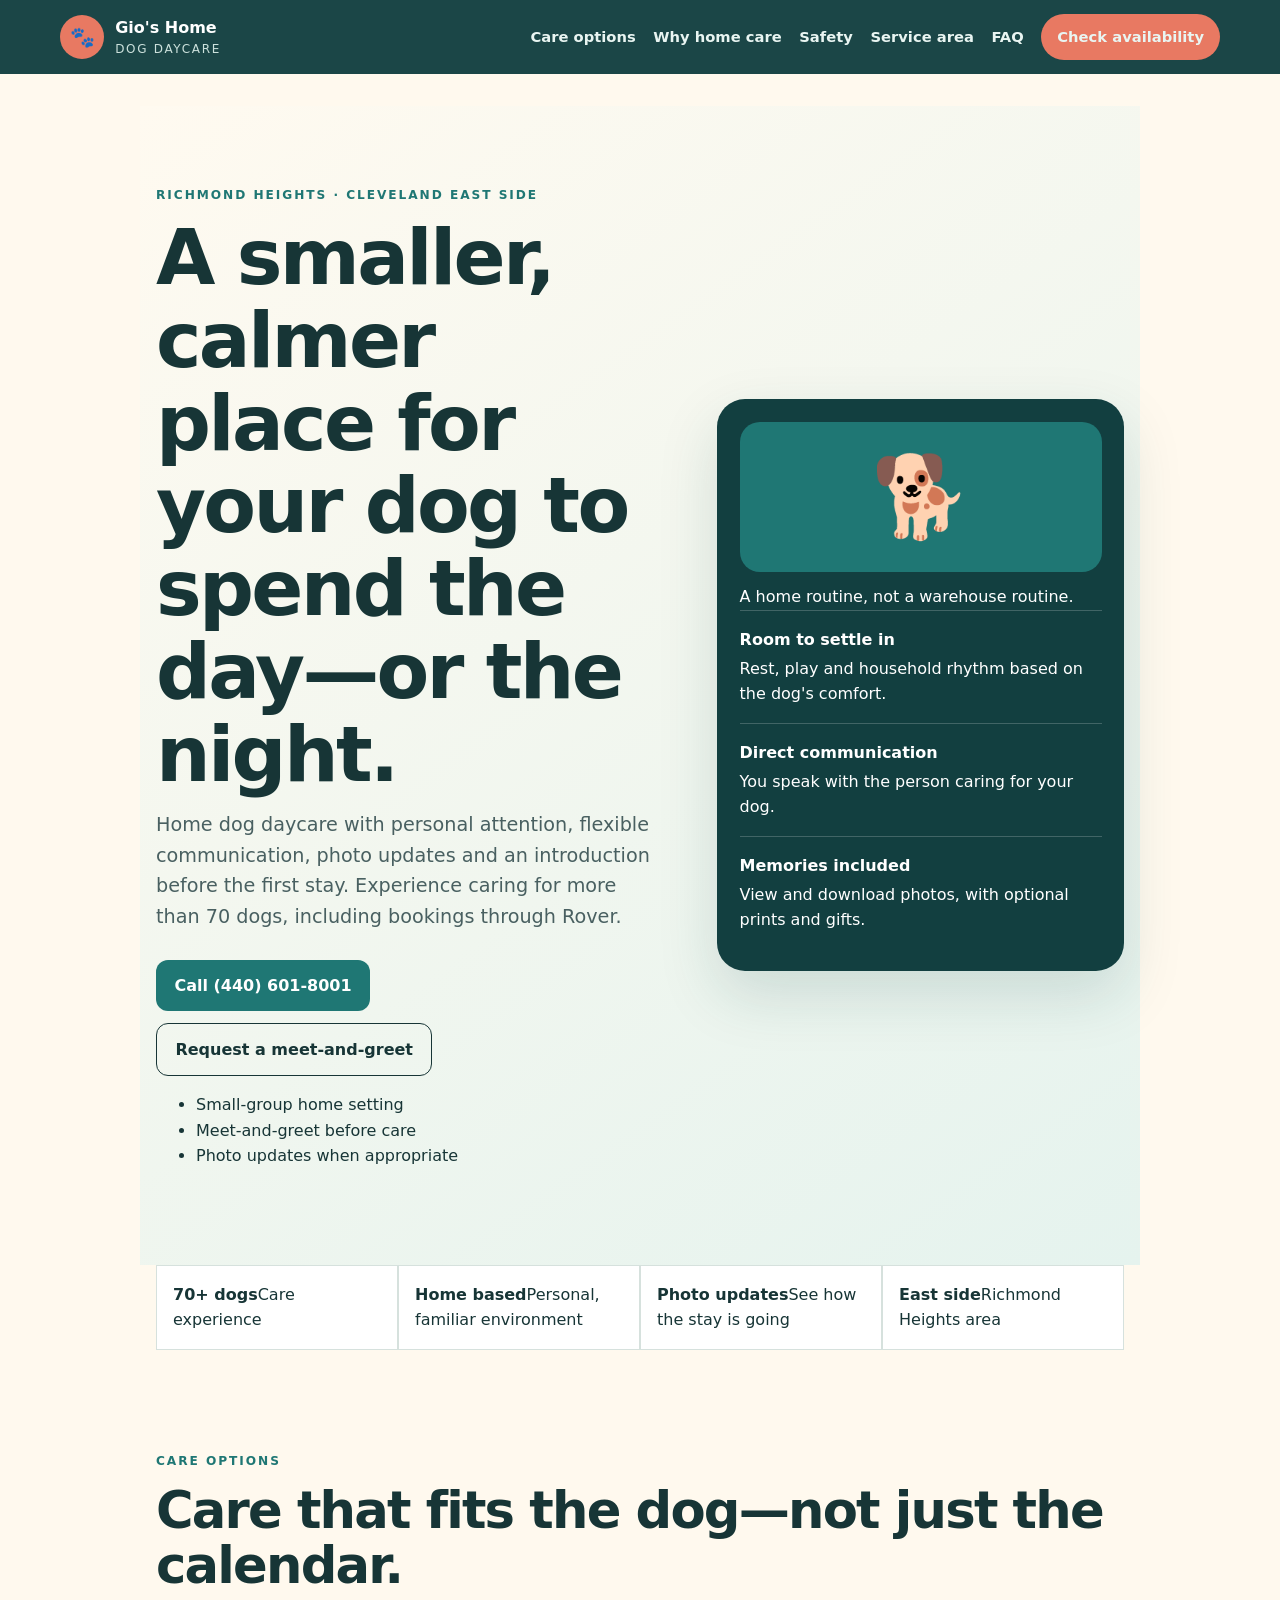
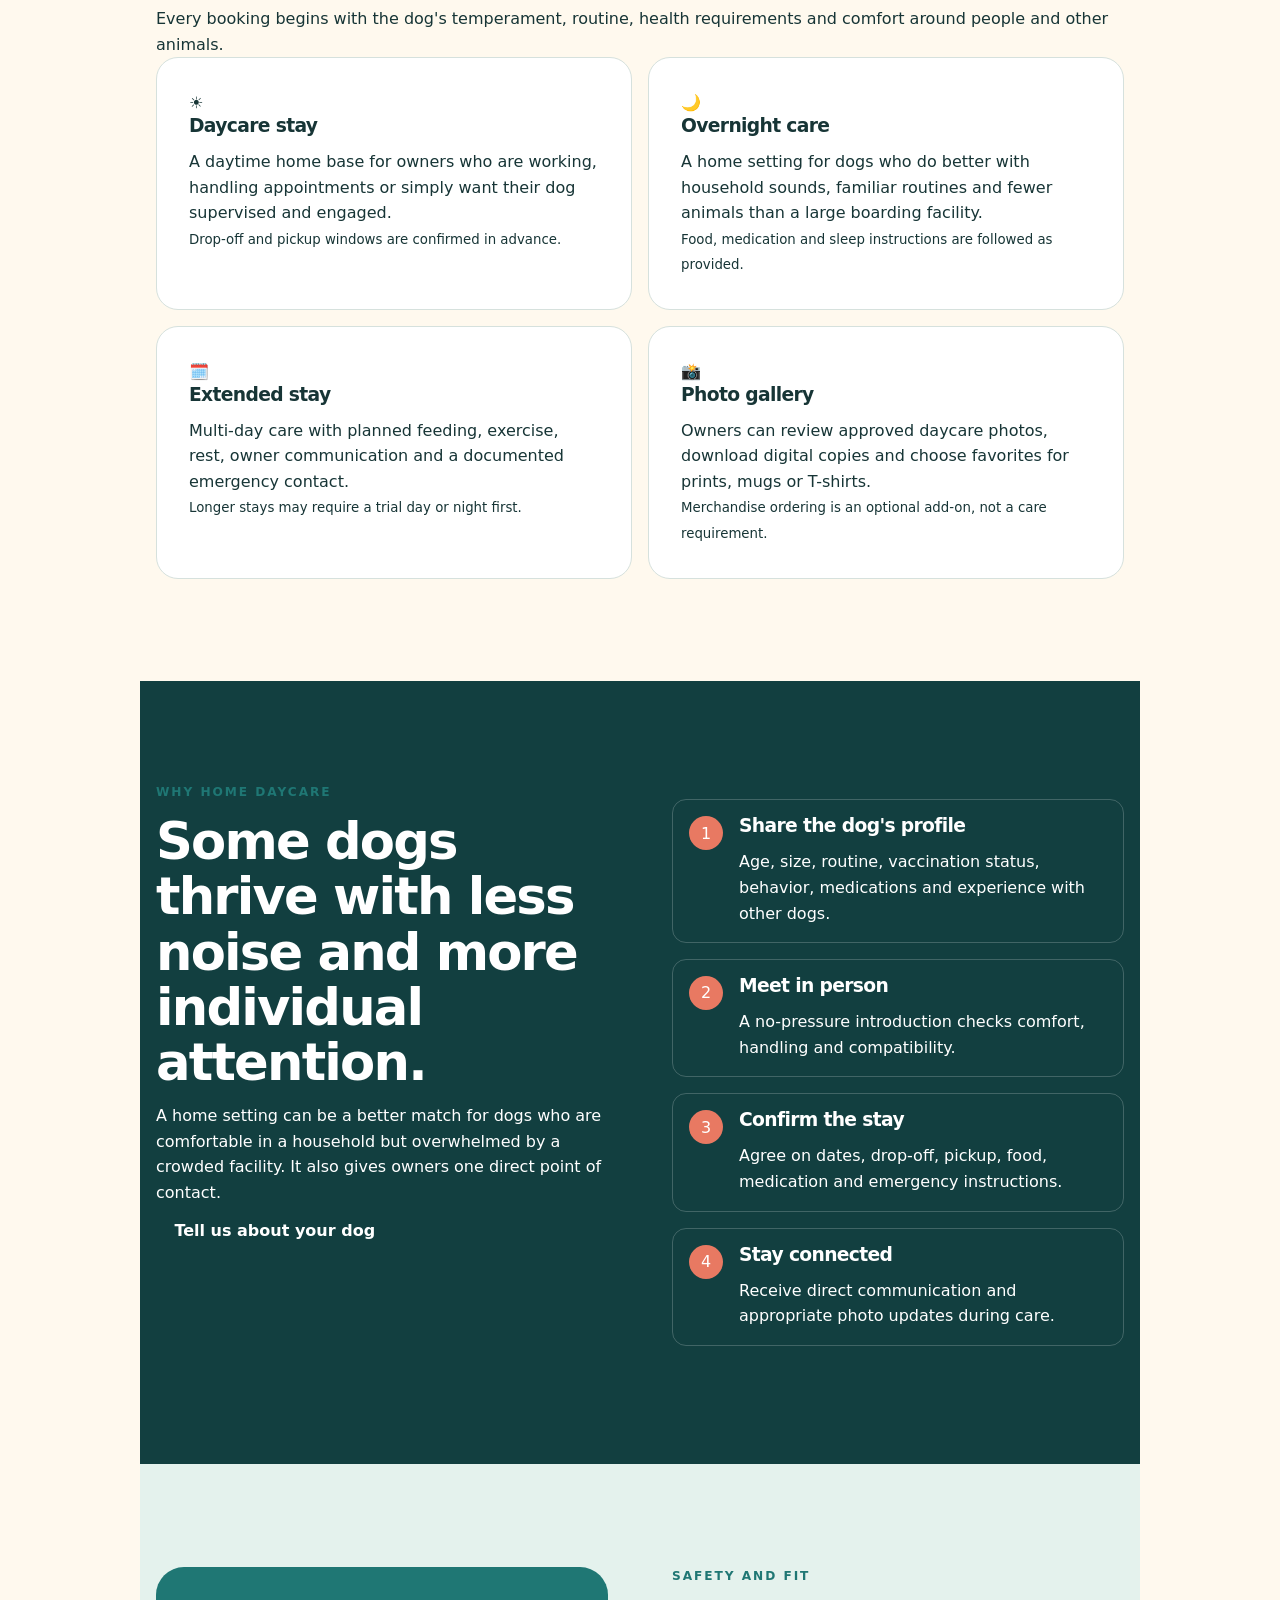
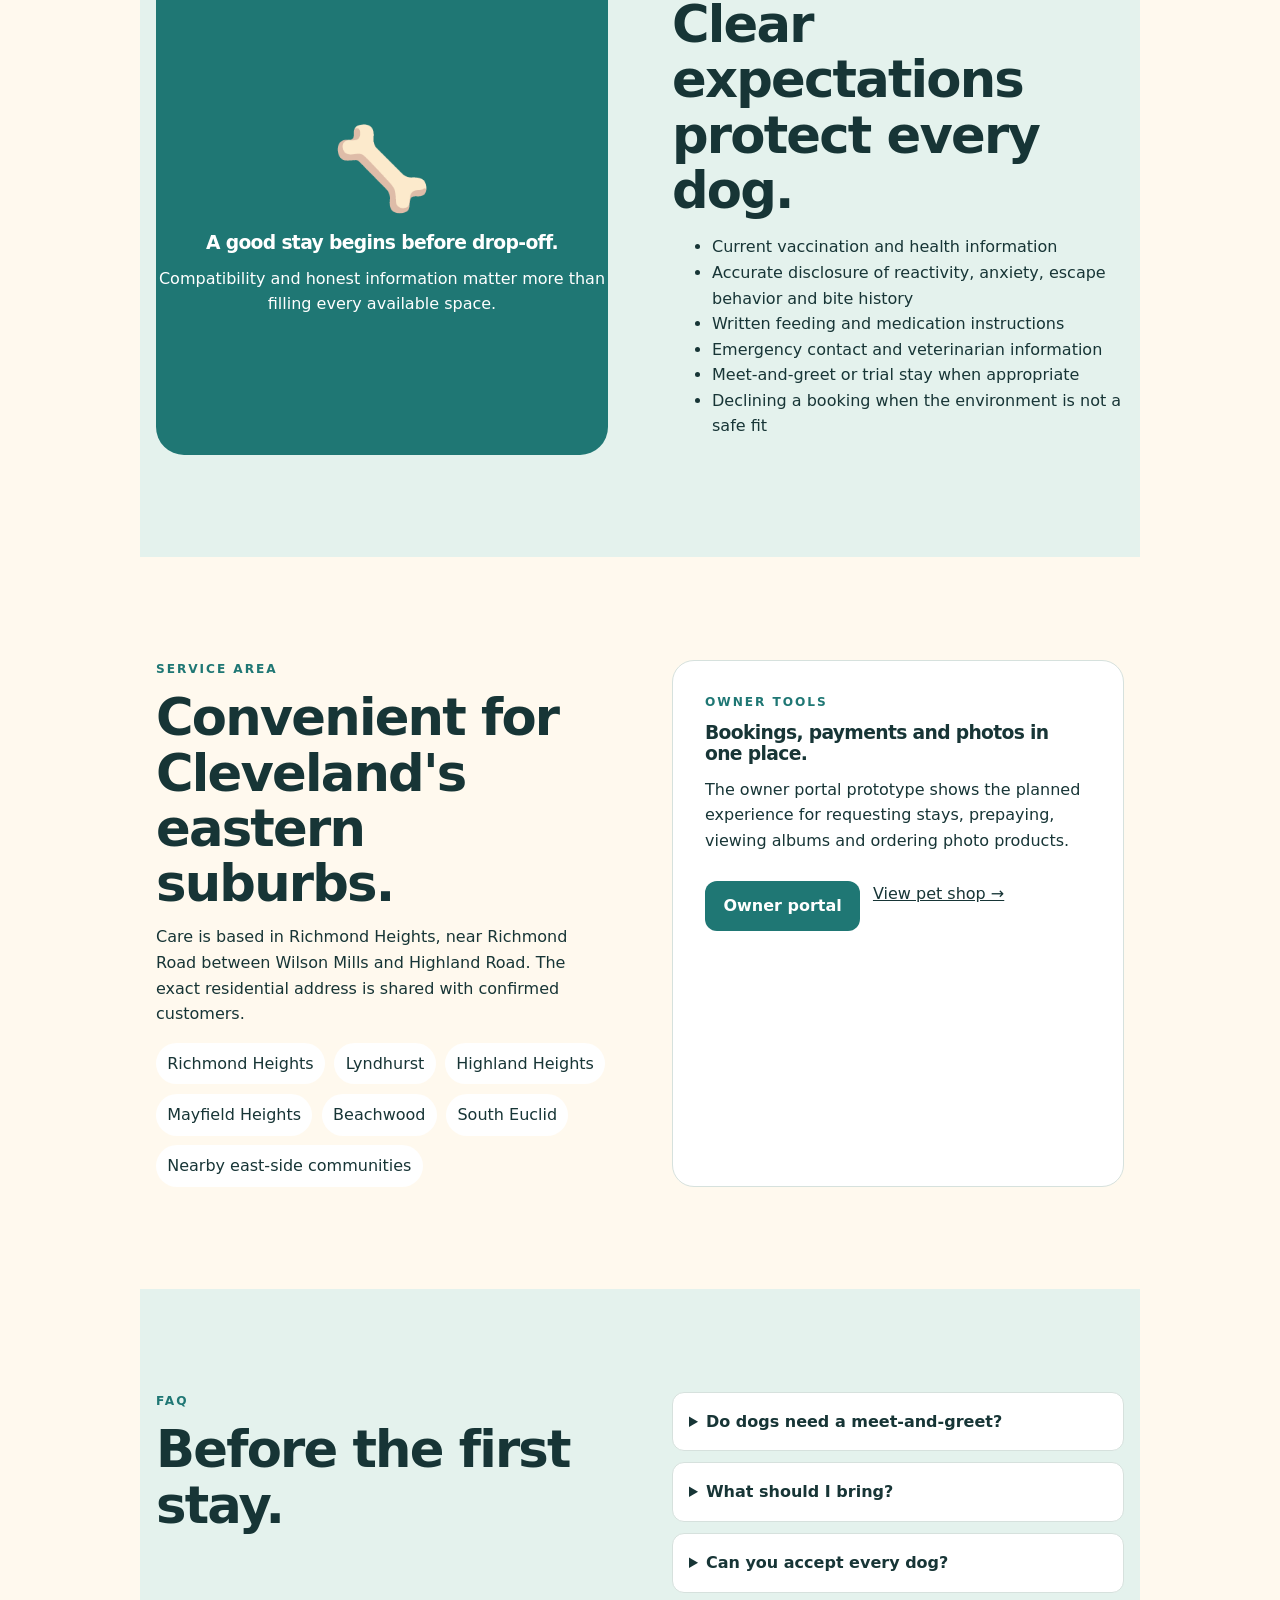
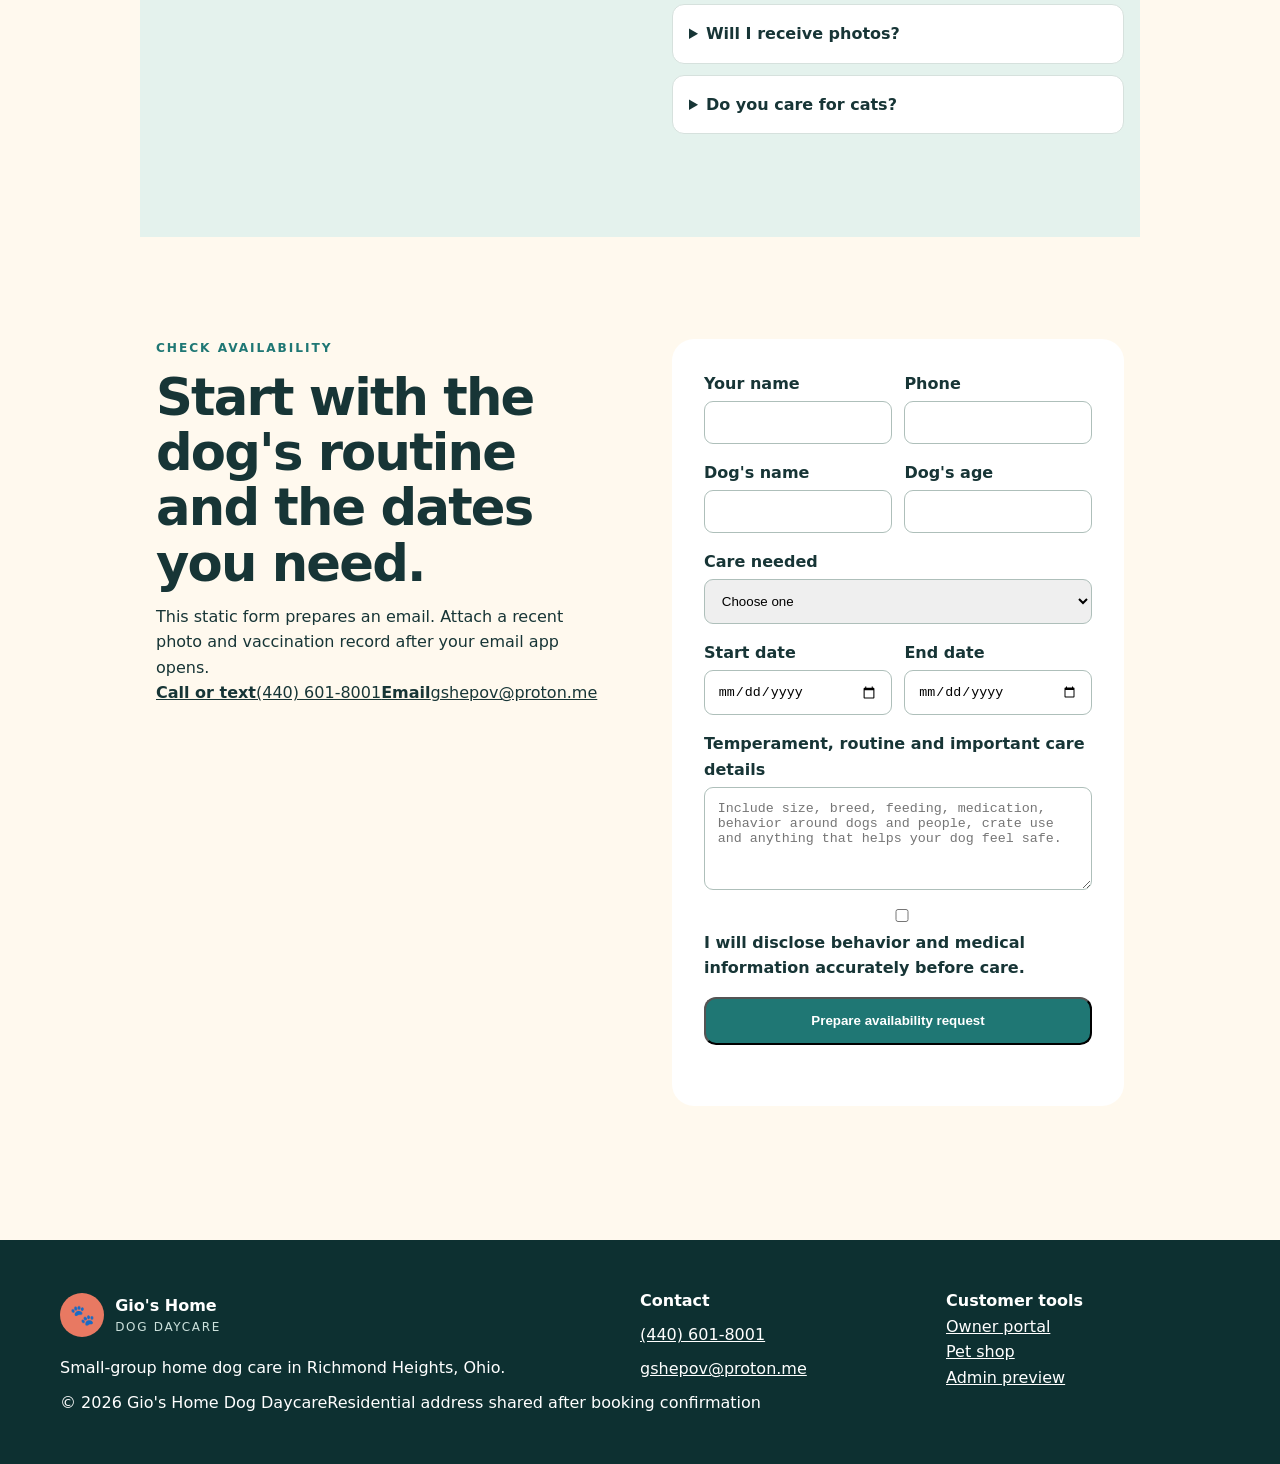
<file: index.html>
<!doctype html>
<html lang="en">
<head>
  <meta charset="utf-8" />
  <meta name="viewport" content="width=device-width, initial-scale=1" />
  <title>Home Dog Daycare in Richmond Heights, OH | Gio's Home Dog Daycare</title>
  <meta name="description" content="Small-group home dog daycare and overnight care in Richmond Heights, serving Lyndhurst, Highland Heights, Mayfield Heights and Cleveland's east side. Meet-and-greet, photo updates and personal attention." />
  <meta name="theme-color" content="#164c4c" />
  <meta name="robots" content="index,follow,max-image-preview:large" />
  <link rel="canonical" href="https://george-shepov.github.io/Doggy-Daycare/" />
  <link rel="stylesheet" href="./styles.css" />
  <meta property="og:type" content="website" />
  <meta property="og:title" content="Gio's Home Dog Daycare" />
  <meta property="og:description" content="A calm, small-group home setting for dog daycare and overnight stays on Cleveland's east side." />
  <meta property="og:url" content="https://george-shepov.github.io/Doggy-Daycare/" />
  <meta property="og:locale" content="en_US" />
  <script type="application/ld+json">
  {
    "@context": "https://schema.org",
    "@graph": [
      {
        "@type": "LocalBusiness",
        "@id": "https://george-shepov.github.io/Doggy-Daycare/#business",
        "name": "Gio's Home Dog Daycare",
        "url": "https://george-shepov.github.io/Doggy-Daycare/",
        "telephone": "+1-440-601-8001",
        "email": "gshepov@proton.me",
        "priceRange": "$$",
        "description": "Small-group home dog daycare and overnight dog care with meet-and-greets, personal attention and photo updates.",
        "address": {
          "@type": "PostalAddress",
          "addressLocality": "Richmond Heights",
          "addressRegion": "OH",
          "postalCode": "44143",
          "addressCountry": "US"
        },
        "areaServed": [
          "Richmond Heights, Ohio",
          "Lyndhurst, Ohio",
          "Highland Heights, Ohio",
          "Mayfield Heights, Ohio",
          "Beachwood, Ohio",
          "South Euclid, Ohio",
          "Cleveland East Side, Ohio"
        ],
        "openingHoursSpecification": {
          "@type": "OpeningHoursSpecification",
          "dayOfWeek": ["Monday","Tuesday","Wednesday","Thursday","Friday","Saturday","Sunday"],
          "opens": "07:00",
          "closes": "20:00"
        },
        "hasOfferCatalog": {
          "@type": "OfferCatalog",
          "name": "Dog care services",
          "itemListElement": [
            {"@type":"Offer","itemOffered":{"@type":"Service","name":"Home dog daycare"}},
            {"@type":"Offer","itemOffered":{"@type":"Service","name":"Overnight dog boarding"}},
            {"@type":"Offer","itemOffered":{"@type":"Service","name":"Extended dog care"}},
            {"@type":"Offer","itemOffered":{"@type":"Service","name":"Dog photo updates and keepsakes"}}
          ]
        }
      },
      {
        "@type": "FAQPage",
        "mainEntity": [
          {"@type":"Question","name":"Do dogs need a meet-and-greet?","acceptedAnswer":{"@type":"Answer","text":"Yes. A meet-and-greet helps confirm that the home setting, resident routine and any other dogs present are a safe fit."}},
          {"@type":"Question","name":"What should owners bring?","acceptedAnswer":{"@type":"Answer","text":"Bring food in labeled portions, medications with written instructions, a leash and anything your dog needs for a comfortable stay."}},
          {"@type":"Question","name":"Will I receive photos?","acceptedAnswer":{"@type":"Answer","text":"Photo updates are available during appropriate stays, and owners can use the portal to view, download or order selected keepsakes."}}
        ]
      }
    ]
  }
  </script>
</head>
<body>
  <a class="skip-link" href="#main">Skip to content</a>
  <header class="site-header">
    <div class="container header-row">
      <a class="brand" href="#top" aria-label="Gio's Home Dog Daycare home"><span class="paw-mark" aria-hidden="true">🐾</span><span><strong>Gio's Home</strong><small>Dog Daycare</small></span></a>
      <button class="menu-toggle" type="button" aria-expanded="false" aria-controls="site-nav">Menu</button>
      <nav id="site-nav" class="site-nav" aria-label="Primary navigation">
        <a href="#care">Care options</a><a href="#why">Why home care</a><a href="#safety">Safety</a><a href="#area">Service area</a><a href="#faq">FAQ</a><a class="nav-cta" href="#booking">Check availability</a>
      </nav>
    </div>
  </header>

  <main id="main">
    <section id="top" class="hero">
      <div class="container hero-grid">
        <div class="hero-copy">
          <p class="eyebrow">Richmond Heights · Cleveland east side</p>
          <h1>A smaller, calmer place for your dog to spend the day—or the night.</h1>
          <p class="hero-lede">Home dog daycare with personal attention, flexible communication, photo updates and an introduction before the first stay. Experience caring for more than 70 dogs, including bookings through Rover.</p>
          <div class="hero-actions"><a class="button primary" href="tel:+14406018001">Call (440) 601-8001</a><a class="button secondary" href="#booking">Request a meet-and-greet</a></div>
          <ul class="trust-list"><li>Small-group home setting</li><li>Meet-and-greet before care</li><li>Photo updates when appropriate</li></ul>
        </div>
        <aside class="dog-card" aria-label="What owners can expect">
          <div class="dog-portrait" aria-hidden="true">🐕</div>
          <p class="card-label">A home routine, not a warehouse routine.</p>
          <div class="expectation"><strong>Room to settle in</strong><span>Rest, play and household rhythm based on the dog's comfort.</span></div>
          <div class="expectation"><strong>Direct communication</strong><span>You speak with the person caring for your dog.</span></div>
          <div class="expectation"><strong>Memories included</strong><span>View and download photos, with optional prints and gifts.</span></div>
        </aside>
      </div>
    </section>

    <section class="proof-strip"><div class="container proof-grid"><div><strong>70+ dogs</strong><span>Care experience</span></div><div><strong>Home based</strong><span>Personal, familiar environment</span></div><div><strong>Photo updates</strong><span>See how the stay is going</span></div><div><strong>East side</strong><span>Richmond Heights area</span></div></div></section>

    <section id="care" class="section">
      <div class="container">
        <div class="section-heading"><p class="eyebrow">Care options</p><h2>Care that fits the dog—not just the calendar.</h2><p>Every booking begins with the dog's temperament, routine, health requirements and comfort around people and other animals.</p></div>
        <div class="care-grid">
          <article><span>☀️</span><h3>Daycare stay</h3><p>A daytime home base for owners who are working, handling appointments or simply want their dog supervised and engaged.</p><small>Drop-off and pickup windows are confirmed in advance.</small></article>
          <article><span>🌙</span><h3>Overnight care</h3><p>A home setting for dogs who do better with household sounds, familiar routines and fewer animals than a large boarding facility.</p><small>Food, medication and sleep instructions are followed as provided.</small></article>
          <article><span>🗓️</span><h3>Extended stay</h3><p>Multi-day care with planned feeding, exercise, rest, owner communication and a documented emergency contact.</p><small>Longer stays may require a trial day or night first.</small></article>
          <article><span>📸</span><h3>Photo gallery</h3><p>Owners can review approved daycare photos, download digital copies and choose favorites for prints, mugs or T-shirts.</p><small>Merchandise ordering is an optional add-on, not a care requirement.</small></article>
        </div>
      </div>
    </section>

    <section id="why" class="section section-dark">
      <div class="container why-grid">
        <div><p class="eyebrow">Why home daycare</p><h2>Some dogs thrive with less noise and more individual attention.</h2><p>A home setting can be a better match for dogs who are comfortable in a household but overwhelmed by a crowded facility. It also gives owners one direct point of contact.</p><a class="button light-button" href="#booking">Tell us about your dog</a></div>
        <ol class="steps"><li><span>1</span><div><h3>Share the dog's profile</h3><p>Age, size, routine, vaccination status, behavior, medications and experience with other dogs.</p></div></li><li><span>2</span><div><h3>Meet in person</h3><p>A no-pressure introduction checks comfort, handling and compatibility.</p></div></li><li><span>3</span><div><h3>Confirm the stay</h3><p>Agree on dates, drop-off, pickup, food, medication and emergency instructions.</p></div></li><li><span>4</span><div><h3>Stay connected</h3><p>Receive direct communication and appropriate photo updates during care.</p></div></li></ol>
      </div>
    </section>

    <section id="safety" class="section section-soft">
      <div class="container safety-grid">
        <div class="safety-board"><span aria-hidden="true">🦴</span><h3>A good stay begins before drop-off.</h3><p>Compatibility and honest information matter more than filling every available space.</p></div>
        <div><p class="eyebrow">Safety and fit</p><h2>Clear expectations protect every dog.</h2><ul class="check-list"><li>Current vaccination and health information</li><li>Accurate disclosure of reactivity, anxiety, escape behavior and bite history</li><li>Written feeding and medication instructions</li><li>Emergency contact and veterinarian information</li><li>Meet-and-greet or trial stay when appropriate</li><li>Declining a booking when the environment is not a safe fit</li></ul></div>
      </div>
    </section>

    <section id="area" class="section">
      <div class="container area-grid"><div><p class="eyebrow">Service area</p><h2>Convenient for Cleveland's eastern suburbs.</h2><p>Care is based in Richmond Heights, near Richmond Road between Wilson Mills and Highland Road. The exact residential address is shared with confirmed customers.</p><div class="city-list"><span>Richmond Heights</span><span>Lyndhurst</span><span>Highland Heights</span><span>Mayfield Heights</span><span>Beachwood</span><span>South Euclid</span><span>Nearby east-side communities</span></div></div><aside class="portal-card"><p class="eyebrow">Owner tools</p><h3>Bookings, payments and photos in one place.</h3><p>The owner portal prototype shows the planned experience for requesting stays, prepaying, viewing albums and ordering photo products.</p><div class="hero-actions"><a class="button primary" href="./owner-portal.html">Owner portal</a><a class="text-link dark-link" href="./shop.html">View pet shop →</a></div></aside></div>
    </section>

    <section id="faq" class="section section-soft">
      <div class="container faq-grid"><div><p class="eyebrow">FAQ</p><h2>Before the first stay.</h2></div><div class="faq-list"><details><summary>Do dogs need a meet-and-greet?</summary><p>Yes. It is the simplest way to check comfort, handling and whether the home environment is appropriate.</p></details><details><summary>What should I bring?</summary><p>Bring labeled food portions, medication with instructions, a leash and any comfort item discussed in advance.</p></details><details><summary>Can you accept every dog?</summary><p>No. Dogs with behavior, medical or supervision needs that cannot be safely supported in the setting will be declined.</p></details><details><summary>Will I receive photos?</summary><p>Photo updates are available when they do not interfere with safe supervision. Approved images can also appear in the owner's private gallery.</p></details><details><summary>Do you care for cats?</summary><p>The primary service is dog daycare and boarding. The planned shop may carry cat food and litter, but cat-care availability must be discussed separately.</p></details></div></div>
    </section>

    <section id="booking" class="section booking-section">
      <div class="container booking-grid">
        <div><p class="eyebrow">Check availability</p><h2>Start with the dog's routine and the dates you need.</h2><p>This static form prepares an email. Attach a recent photo and vaccination record after your email app opens.</p><div class="contact-stack"><a href="tel:+14406018001"><strong>Call or text</strong><span>(440) 601-8001</span></a><a href="mailto:gshepov@proton.me"><strong>Email</strong><span>gshepov@proton.me</span></a></div></div>
        <form id="booking-form" class="booking-form">
          <div class="field-row"><label>Your name<input name="owner" autocomplete="name" required /></label><label>Phone<input name="phone" type="tel" autocomplete="tel" required /></label></div>
          <div class="field-row"><label>Dog's name<input name="dog" required /></label><label>Dog's age<input name="age" required /></label></div>
          <label>Care needed<select name="service" required><option value="">Choose one</option><option>Daycare</option><option>Overnight stay</option><option>Extended stay</option><option>Meet-and-greet only</option></select></label>
          <div class="field-row"><label>Start date<input name="start" type="date" required /></label><label>End date<input name="end" type="date" required /></label></div>
          <label>Temperament, routine and important care details<textarea name="details" rows="5" placeholder="Include size, breed, feeding, medication, behavior around dogs and people, crate use and anything that helps your dog feel safe." required></textarea></label>
          <label class="consent"><input name="truthful" type="checkbox" required /> I will disclose behavior and medical information accurately before care.</label>
          <button class="button primary" type="submit">Prepare availability request</button><p id="form-status" class="form-status" role="status"></p>
        </form>
      </div>
    </section>
  </main>

  <footer class="site-footer"><div class="container footer-grid"><div><a class="brand footer-brand" href="#top"><span class="paw-mark">🐾</span><span><strong>Gio's Home</strong><small>Dog Daycare</small></span></a><p>Small-group home dog care in Richmond Heights, Ohio.</p></div><div><strong>Contact</strong><a href="tel:+14406018001">(440) 601-8001</a><a href="mailto:gshepov@proton.me">gshepov@proton.me</a></div><div><strong>Customer tools</strong><a href="./owner-portal.html">Owner portal</a><a href="./shop.html">Pet shop</a><a href="./admin.html">Admin preview</a></div></div><div class="container footer-bottom"><span>© <span id="year"></span> Gio's Home Dog Daycare</span><span>Residential address shared after booking confirmation</span></div></footer>
  <div class="mobile-actions"><a href="tel:+14406018001">Call</a><a href="sms:+14406018001">Text</a><a href="#booking">Book</a></div>
  <script src="./app.js" defer></script>
</body>
</html>
</file>
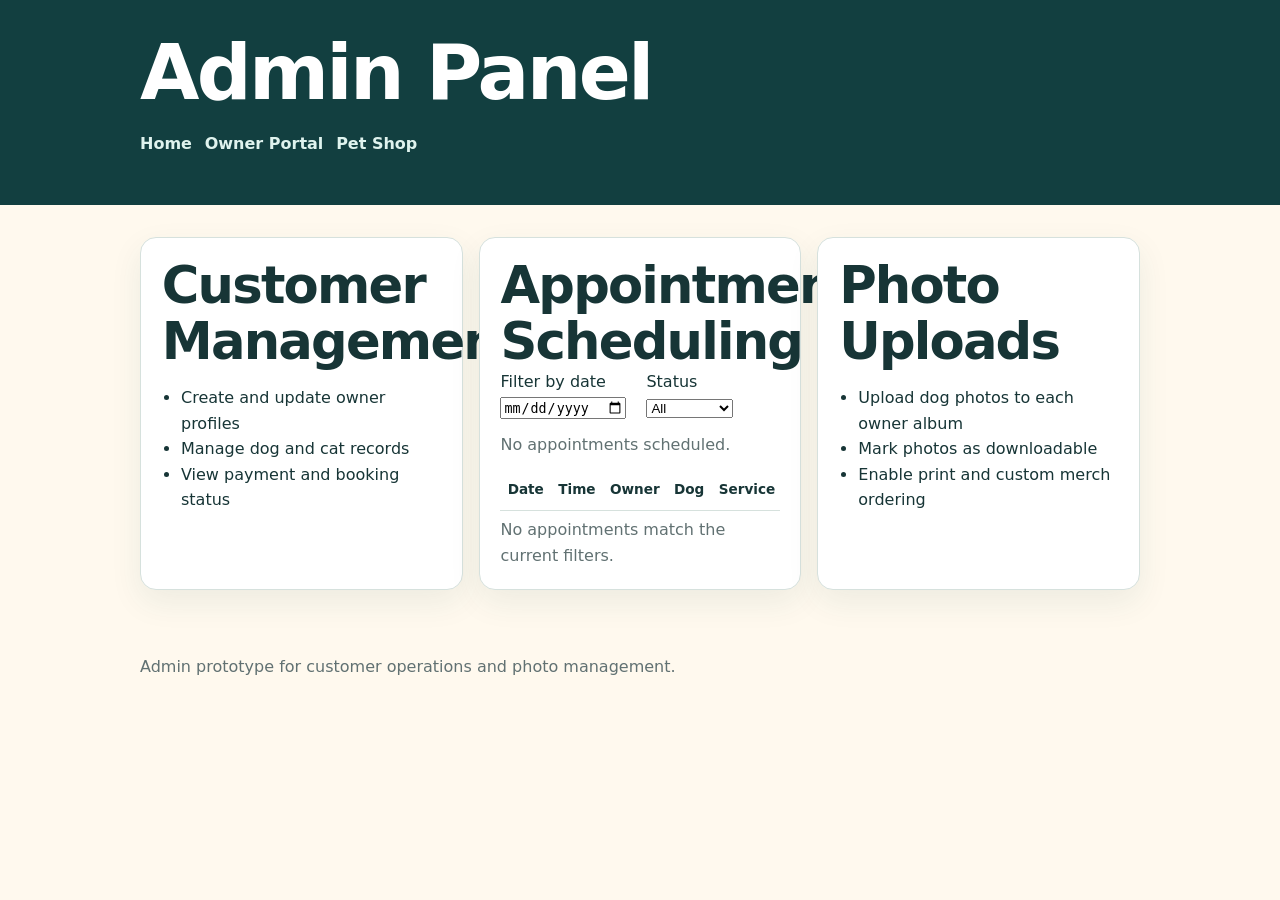
<file: admin.html>
<!doctype html>
<html lang="en">
  <head>
    <meta charset="UTF-8" />
    <meta name="viewport" content="width=device-width, initial-scale=1.0" />
    <title>Doggy Daycare | Admin Panel</title>
    <link rel="stylesheet" href="styles.css" />
  </head>
  <body>
    <header>
      <div class="header-inner">
        <h1>Admin Panel</h1>
        <nav aria-label="Primary navigation">
          <ul>
            <li><a href="index.html">Home</a></li>
            <li><a href="owner-portal.html">Owner Portal</a></li>
            <li><a href="shop.html">Pet Shop</a></li>
          </ul>
        </nav>
      </div>
    </header>

    <main>
      <div class="grid">
        <section class="card">
          <h2>Customer Management</h2>
          <ul class="tight">
            <li>Create and update owner profiles</li>
            <li>Manage dog and cat records</li>
            <li>View payment and booking status</li>
          </ul>
        </section>

        <section class="card">
          <h2>Appointment Scheduling</h2>
          <div class="field-row compact-filters">
            <label for="admin-filter-date"><span>Filter by date</span><input id="admin-filter-date" type="date" /></label>
            <label for="admin-filter-status"><span>Status</span><select id="admin-filter-status"><option value="all">All</option><option value="Requested">Requested</option><option value="Confirmed">Confirmed</option><option value="Completed">Completed</option><option value="Cancelled">Cancelled</option></select></label>
          </div>
          <p id="admin-summary" class="muted">No appointments scheduled.</p>
          <div class="table-wrap">
            <table class="appointments-table">
              <thead>
                <tr>
                  <th>Date</th>
                  <th>Time</th>
                  <th>Owner</th>
                  <th>Dog</th>
                  <th>Service</th>
                  <th>Status</th>
                  <th>Actions</th>
                </tr>
              </thead>
              <tbody id="admin-appointments-body"></tbody>
            </table>
          </div>
          <p id="admin-appointments-empty" class="muted">No appointments match the current filters.</p>
        </section>

        <section class="card">
          <h2>Photo Uploads</h2>
          <ul class="tight">
            <li>Upload dog photos to each owner album</li>
            <li>Mark photos as downloadable</li>
            <li>Enable print and custom merch ordering</li>
          </ul>
        </section>
      </div>
    </main>

    <footer>Admin prototype for customer operations and photo management.</footer>
    <script src="appointment-scheduler.js" defer></script>
  </body>
</html>
</file>
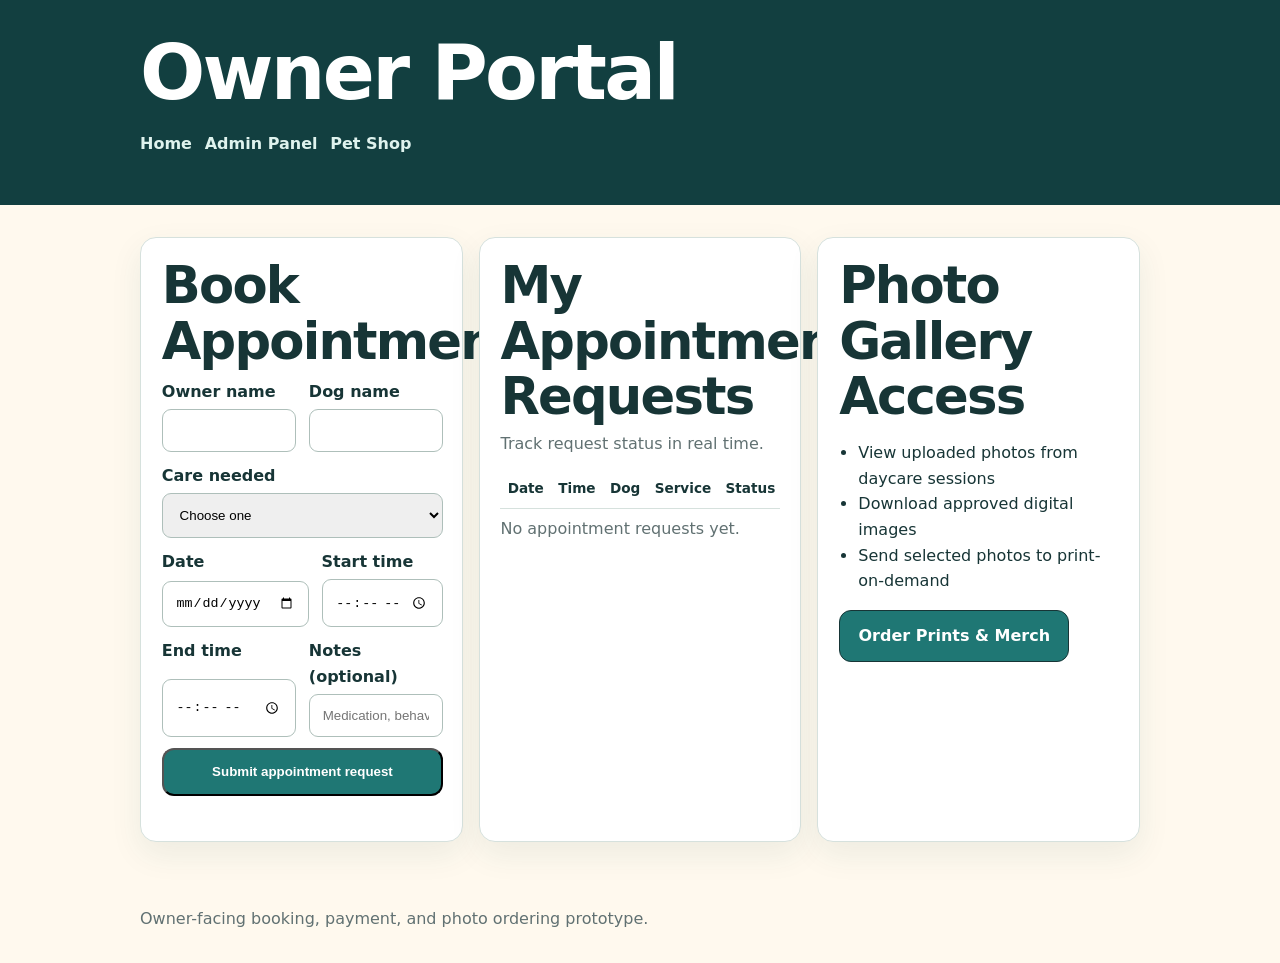
<file: owner-portal.html>
<!doctype html>
<html lang="en">
  <head>
    <meta charset="UTF-8" />
    <meta name="viewport" content="width=device-width, initial-scale=1.0" />
    <title>Doggy Daycare | Owner Portal</title>
    <link rel="stylesheet" href="styles.css" />
  </head>
  <body>
    <header>
      <div class="header-inner">
        <h1>Owner Portal</h1>
        <nav aria-label="Primary navigation">
          <ul>
            <li><a href="index.html">Home</a></li>
            <li><a href="admin.html">Admin Panel</a></li>
            <li><a href="shop.html">Pet Shop</a></li>
          </ul>
        </nav>
      </div>
    </header>

    <main>
      <div class="grid">
        <section class="card">
          <h2>Book Appointment</h2>
          <form id="appointment-form" class="booking-form compact">
            <div class="field-row">
              <label for="owner-name"><span>Owner name</span><input id="owner-name" name="owner" autocomplete="name" required /></label>
              <label for="dog-name"><span>Dog name</span><input id="dog-name" name="dog" required /></label>
            </div>
            <label for="service-needed"><span>Care needed</span><select id="service-needed" name="service" required><option value="">Choose one</option><option>Daycare</option><option>Overnight stay</option><option>Extended stay</option><option>Meet-and-greet</option></select></label>
            <div class="field-row">
              <label for="appointment-date"><span>Date</span><input id="appointment-date" name="date" type="date" required /></label>
              <label for="start-time"><span>Start time</span><input id="start-time" name="startTime" type="time" required /></label>
            </div>
            <div class="field-row">
              <label for="end-time"><span>End time</span><input id="end-time" name="endTime" type="time" required /></label>
              <label for="appointment-notes"><span>Notes (optional)</span><input id="appointment-notes" name="notes" maxlength="120" placeholder="Medication, behavior, pickup notes" /></label>
            </div>
            <button class="button primary" type="submit">Submit appointment request</button>
            <p id="owner-form-status" class="form-status" role="status"></p>
          </form>
        </section>

        <section class="card">
          <h2>My Appointment Requests</h2>
          <p class="muted">Track request status in real time.</p>
          <div class="table-wrap">
            <table class="appointments-table">
              <thead>
                <tr>
                  <th>Date</th>
                  <th>Time</th>
                  <th>Dog</th>
                  <th>Service</th>
                  <th>Status</th>
                  <th>Actions</th>
                </tr>
              </thead>
              <tbody id="owner-appointments-body"></tbody>
            </table>
          </div>
          <p id="owner-appointments-empty" class="muted">No appointment requests yet.</p>
        </section>

        <section class="card">
          <h2>Photo Gallery Access</h2>
          <ul class="tight">
            <li>View uploaded photos from daycare sessions</li>
            <li>Download approved digital images</li>
            <li>Send selected photos to print-on-demand</li>
          </ul>
          <div class="actions">
            <a class="button secondary" href="shop.html">Order Prints & Merch</a>
          </div>
        </section>
      </div>
    </main>

    <footer>Owner-facing booking, payment, and photo ordering prototype.</footer>
    <script src="appointment-scheduler.js" defer></script>
  </body>
</html>
</file>
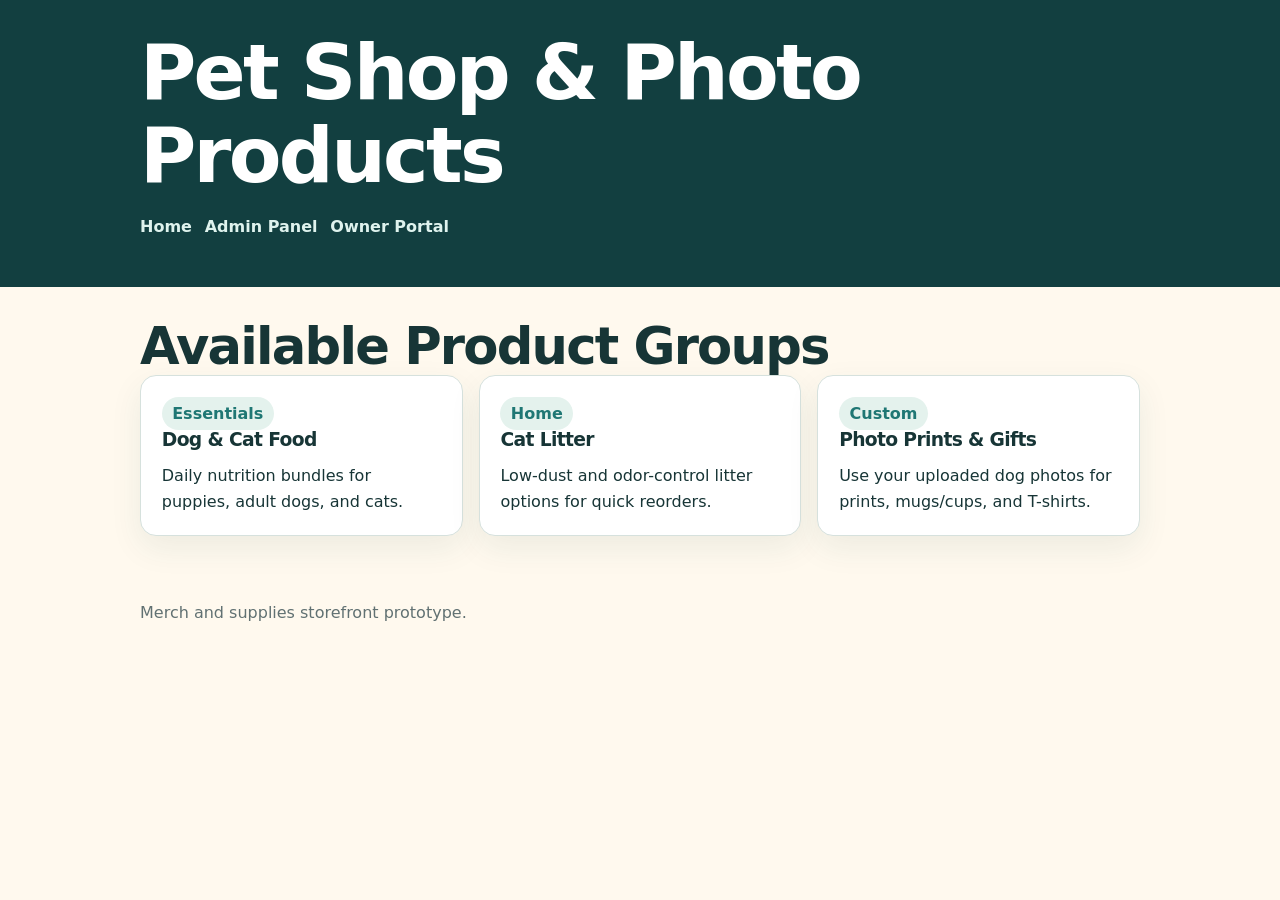
<file: shop.html>
<!doctype html>
<html lang="en">
  <head>
    <meta charset="UTF-8" />
    <meta name="viewport" content="width=device-width, initial-scale=1.0" />
    <title>Doggy Daycare | Pet Shop</title>
    <link rel="stylesheet" href="styles.css" />
  </head>
  <body>
    <header>
      <div class="header-inner">
        <h1>Pet Shop & Photo Products</h1>
        <nav aria-label="Primary navigation">
          <ul>
            <li><a href="index.html">Home</a></li>
            <li><a href="admin.html">Admin Panel</a></li>
            <li><a href="owner-portal.html">Owner Portal</a></li>
          </ul>
        </nav>
      </div>
    </header>

    <main>
      <h2>Available Product Groups</h2>
      <div class="grid">
        <section class="card">
          <span class="tag">Essentials</span>
          <h3>Dog & Cat Food</h3>
          <p>Daily nutrition bundles for puppies, adult dogs, and cats.</p>
        </section>

        <section class="card">
          <span class="tag">Home</span>
          <h3>Cat Litter</h3>
          <p>Low-dust and odor-control litter options for quick reorders.</p>
        </section>

        <section class="card">
          <span class="tag">Custom</span>
          <h3>Photo Prints & Gifts</h3>
          <p>Use your uploaded dog photos for prints, mugs/cups, and T-shirts.</p>
        </section>
      </div>
    </main>

    <footer>Merch and supplies storefront prototype.</footer>
  </body>
</html>
</file>
<file: styles.css>
@import url("./dog-base.css");
@import url("./dog-sections.css");
@import url("./dog-responsive.css");
@import url("./dog-legacy.css");
</file>
